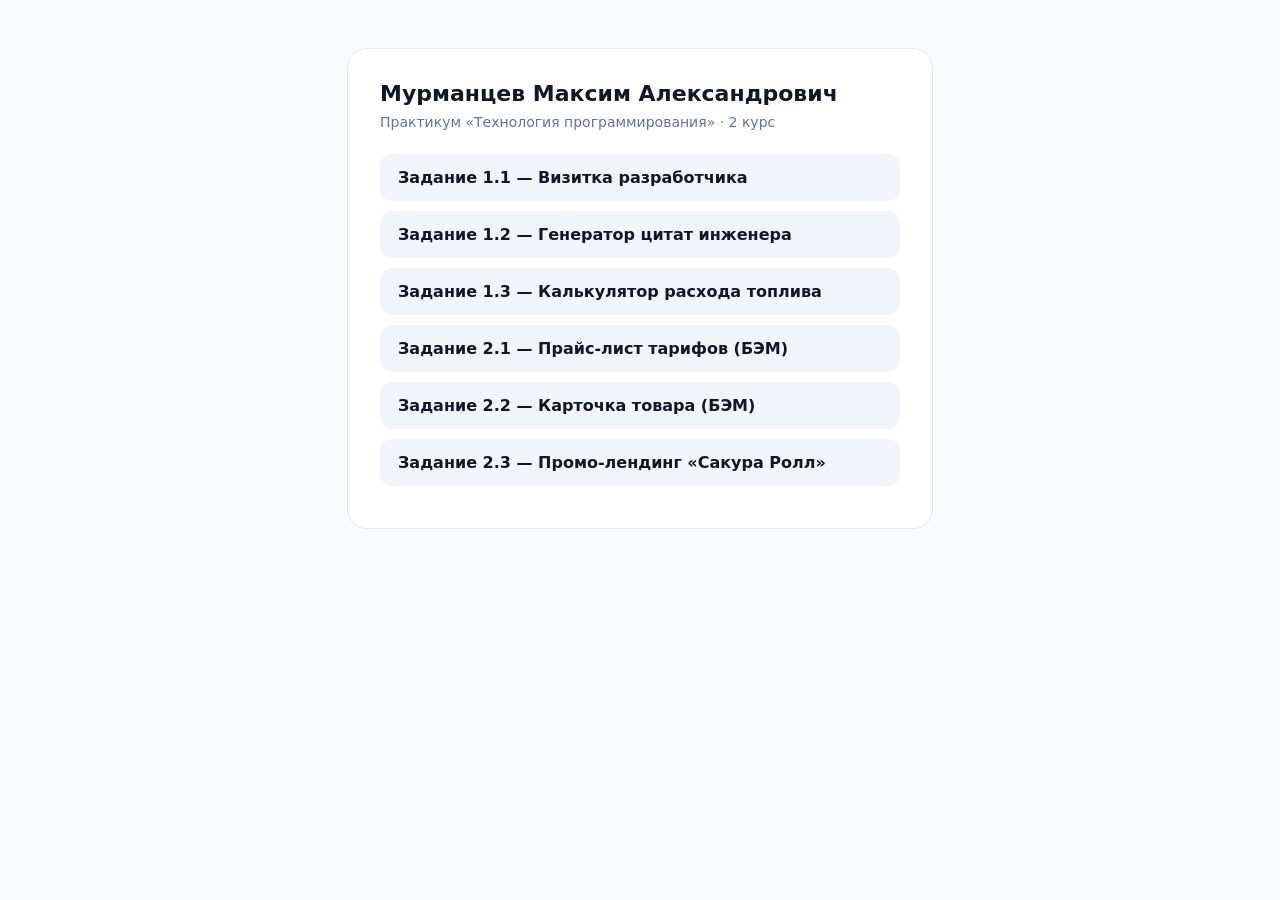
<file: index.html>
<!DOCTYPE html>
<html lang="ru">
<head>
  <meta charset="UTF-8">
  <meta name="viewport" content="width=device-width, initial-scale=1.0">
  <title>Практикум | Мурманцев М. А.</title>
  <style>
    body { font-family: system-ui, sans-serif; background: #f8fafc; color: #0f172a; padding: 40px 16px; }
    .box { max-width: 520px; margin: 0 auto; background: #fff; padding: 32px; border-radius: 20px; border: 1px solid #e2e8f0; }
    h1 { font-size: 22px; margin: 0 0 8px; }
    p { color: #64748b; font-size: 14px; margin: 0 0 24px; }
    a { display: block; padding: 14px 18px; margin-bottom: 10px; background: #f1f5f9; color: #0f172a; text-decoration: none; border-radius: 12px; font-weight: 600; transition: 0.2s; }
    a:hover { background: #2563eb; color: #fff; }
  </style>
</head>
<body>
  <div class="box">
    <h1>Мурманцев Максим Александрович</h1>
    <p>Практикум «Технология программирования» · 2 курс</p>
    <a href="./task-1-1/">Задание 1.1 — Визитка разработчика</a>
    <a href="./task-1-2/">Задание 1.2 — Генератор цитат инженера</a>
    <a href="./task-1-3/">Задание 1.3 — Калькулятор расхода топлива</a>
    <a href="./task-2-1/">Задание 2.1 — Прайс-лист тарифов (БЭМ)</a>
    <a href="./task-2-2/">Задание 2.2 — Карточка товара (БЭМ)</a>
    <a href="./task-2-3/">Задание 2.3 — Промо-лендинг «Сакура Ролл»</a>
  </div>
</body>
</html>
</file>
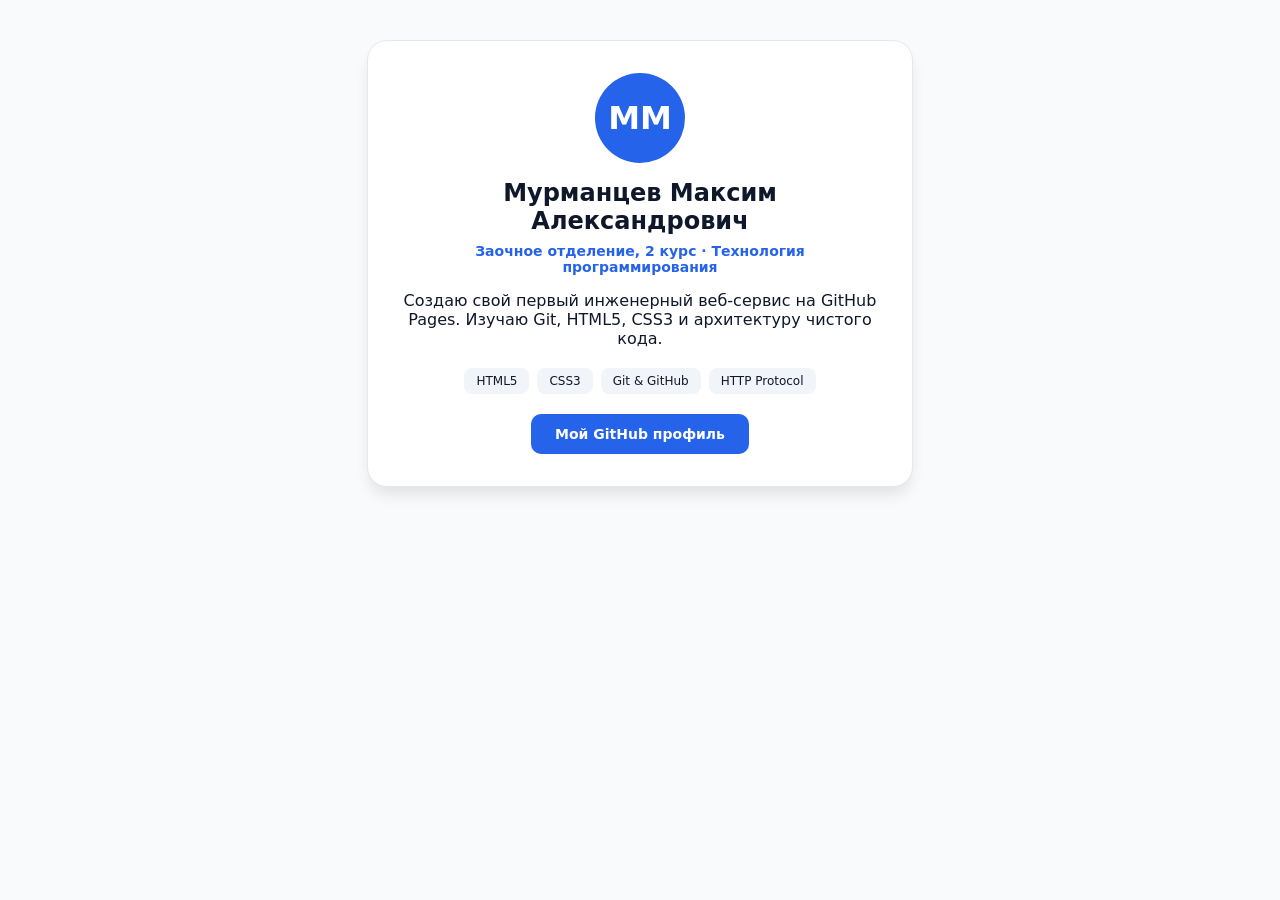
<file: task-1-1/index.html>
<!DOCTYPE html>
<html lang="ru">
<head>
  <meta charset="UTF-8">
  <meta name="viewport" content="width=device-width, initial-scale=1.0">
  <title>Визитка разработчика | Мурманцев Максим</title>
  <style>
    body { font-family: system-ui, sans-serif; background: #f8fafc; color: #0f172a; padding: 40px 16px; margin: 0; }
    .profile-card { max-width: 480px; margin: 0 auto; background: #ffffff; padding: 32px; border-radius: 20px; box-shadow: 0 10px 15px -3px rgba(0,0,0,0.1); border: 1px solid #e2e8f0; text-align: center; }
    .avatar { width: 90px; height: 90px; background: #2563eb; color: white; border-radius: 50%; display: flex; align-items: center; justify-content: center; font-size: 32px; font-weight: bold; margin: 0 auto 16px; line-height: 90px; }
    h1 { margin: 0 0 8px; font-size: 24px; color: #0f172a; }
    .role { color: #2563eb; font-weight: 600; margin-bottom: 16px; font-size: 14px; }
    .skills { display: flex; flex-wrap: wrap; gap: 8px; justify-content: center; margin: 20px 0; }
    .skill-tag { background: #f1f5f9; padding: 6px 12px; border-radius: 8px; font-size: 12px; font-weight: 500; }
    .btn { display: inline-block; background: #2563eb; color: white; text-decoration: none; padding: 12px 24px; border-radius: 10px; font-weight: bold; font-size: 14px; transition: background 0.2s; }
    .btn:hover { background: #1d4ed8; }
  </style>
</head>
<body>
  <div class="profile-card">
    <div class="avatar">ММ</div>
    <h1>Мурманцев Максим Александрович</h1>
    <div class="role">Заочное отделение, 2 курс · Технология программирования</div>
    <p>Создаю свой первый инженерный веб-сервис на GitHub Pages. Изучаю Git, HTML5, CSS3 и архитектуру чистого кода.</p>
    <div class="skills">
      <span class="skill-tag">HTML5</span>
      <span class="skill-tag">CSS3</span>
      <span class="skill-tag">Git & GitHub</span>
      <span class="skill-tag">HTTP Protocol</span>
    </div>
    <a href="https://github.com" target="_blank" class="btn">Мой GitHub профиль</a>
  </div>
</body>
</html>
</file>
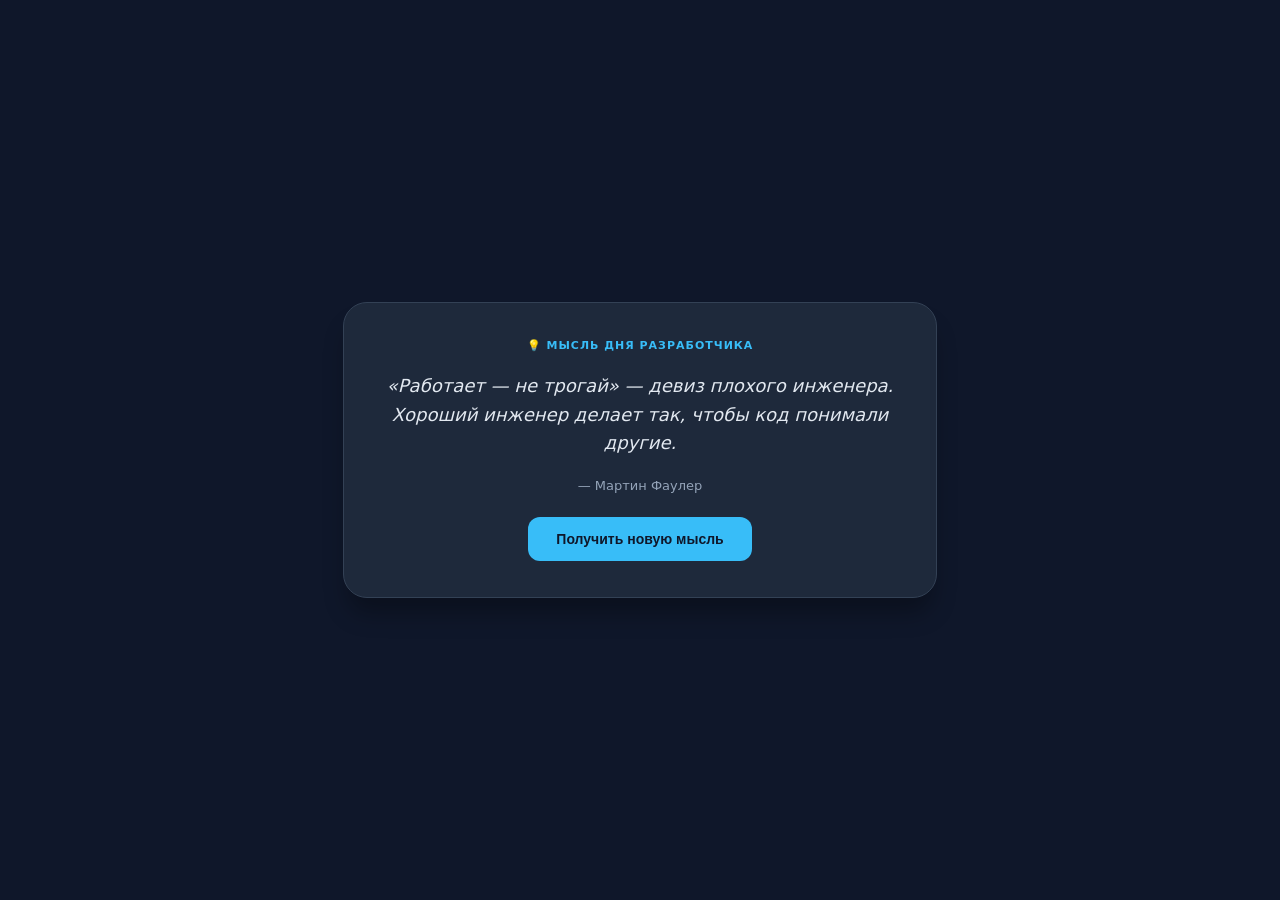
<file: task-1-2/index.html>
<!DOCTYPE html>
<html lang="ru">
<head>
  <meta charset="UTF-8">
  <meta name="viewport" content="width=device-width, initial-scale=1.0">
  <title>Генератор мудрости инженера</title>
  <style>
    body { font-family: system-ui, sans-serif; background: #0f172a; color: #f8fafc; display: flex; align-items: center; justify-content: center; min-height: 100vh; margin: 0; padding: 20px; box-sizing: border-box; }
    .quote-box { max-width: 520px; background: #1e293b; padding: 36px; border-radius: 24px; border: 1px solid #334155; text-align: center; box-shadow: 0 20px 25px -5px rgba(0,0,0,0.3); }
    .badge { font-size: 11px; font-weight: bold; text-transform: uppercase; color: #38bdf8; letter-spacing: 1px; margin-bottom: 16px; }
    .quote-text { font-size: 18px; font-style: italic; line-height: 1.6; margin: 20px 0; min-height: 70px; color: #e2e8f0; }
    .author { font-size: 13px; color: #94a3b8; margin-bottom: 24px; font-weight: 500; }
    button { background: #38bdf8; color: #0f172a; border: none; padding: 14px 28px; border-radius: 12px; font-weight: 700; font-size: 14px; cursor: pointer; transition: transform 0.1s, background 0.2s; }
    button:hover { background: #0284c7; color: white; }
    button:active { transform: scale(0.98); }
  </style>
</head>
<body>
  <div class="quote-box">
    <div class="badge">💡 Мысль дня разработчика</div>
    <div class="quote-text" id="quote-display">«Работает — не трогай» — девиз плохого инженера. Хороший инженер делает так, чтобы код понимали другие.</div>
    <div class="author" id="author-display">— Мартин Фаулер</div>
    <button onclick="getRandomQuote()">Получить новую мысль</button>
  </div>
  <script>
    const quotes = [
      { text: "«Всегда пишите код так, будто сопровождать его будет агрессивный маньяк, знающий ваш адрес».", author: "Джон Вудс" },
      { text: "«В программировании есть две сложные вещи: инвалидация кэша и придумывание названий».", author: "Мартин Фаулер" },
      { text: "«Простота — необходимое условие надежности».", author: "Эдсгер Дейкстра" },
      { text: "«Измерять продуктивность программиста подсчетом строк кода — это как оценивать постройку самолета по его весу».", author: "Билл Гейтс" },
      { text: "«Преждевременная оптимизация — корень всех зол в программировании».", author: "Дональд Кнут" },
      { text: "«Любой дурак может написать код, который поймёт компьютер. Хороший программист пишет код, который поймёт человек».", author: "Мартин Фаулер" }
    ];
    function getRandomQuote() {
      const index = Math.floor(Math.random() * quotes.length);
      document.getElementById('quote-display').innerText = quotes[index].text;
      document.getElementById('author-display').innerText = "— " + quotes[index].author;
    }
  </script>
</body>
</html>
</file>
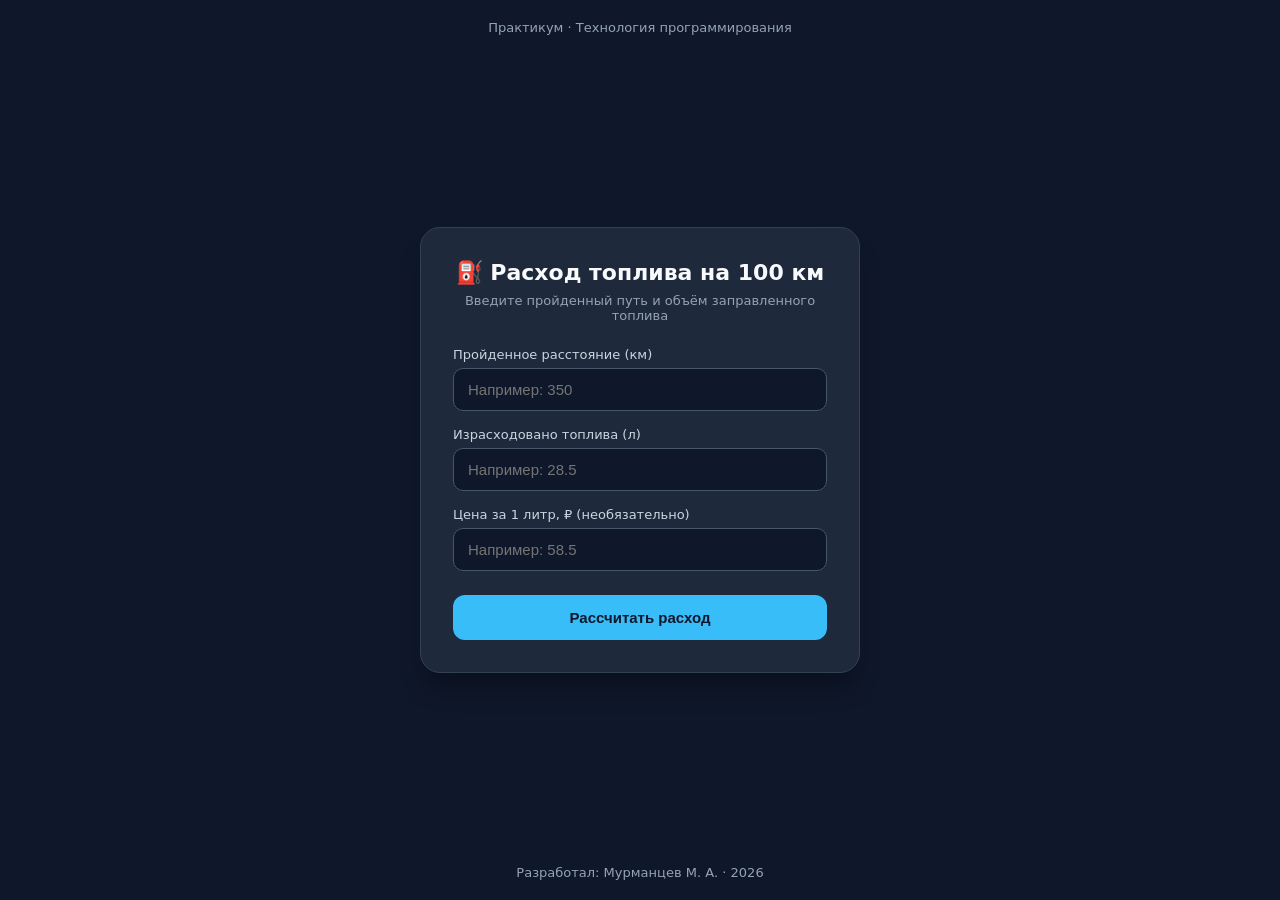
<file: task-1-3/index.html>
<!DOCTYPE html>
<html lang="ru">
<head>
  <meta charset="UTF-8">
  <meta name="viewport" content="width=device-width, initial-scale=1.0">
  <title>Калькулятор расхода топлива</title>
  <style>
    * { box-sizing: border-box; margin: 0; padding: 0; }
    body {
      font-family: system-ui, -apple-system, sans-serif;
      background: #0f172a;
      color: #f8fafc;
      min-height: 100vh;
      display: flex;
      flex-direction: column;
      justify-content: space-between;
      padding: 20px;
    }
    header, footer { text-align: center; color: #94a3b8; font-size: 13px; }
    main { display: flex; justify-content: center; align-items: center; flex: 1; }
    .card {
      background: #1e293b;
      width: 100%;
      max-width: 440px;
      padding: 32px;
      border-radius: 20px;
      border: 1px solid #334155;
      box-shadow: 0 20px 25px -5px rgba(0,0,0,0.3);
    }
    h1 { font-size: 22px; margin-bottom: 8px; text-align: center; }
    .subtitle { font-size: 13px; color: #94a3b8; text-align: center; margin-bottom: 24px; }
    .field { margin-bottom: 16px; }
    label { display: block; font-size: 13px; margin-bottom: 6px; color: #cbd5e1; }
    input {
      width: 100%;
      padding: 12px 14px;
      border-radius: 10px;
      border: 1px solid #475569;
      background: #0f172a;
      color: #f8fafc;
      font-size: 15px;
    }
    input:focus { outline: none; border-color: #38bdf8; }
    button {
      width: 100%;
      padding: 14px;
      border: none;
      border-radius: 12px;
      background: #38bdf8;
      color: #0f172a;
      font-weight: 700;
      font-size: 15px;
      cursor: pointer;
      margin-top: 8px;
      transition: background 0.2s;
    }
    button:hover { background: #0284c7; color: #fff; }
    .result {
      margin-top: 20px;
      padding: 16px;
      border-radius: 12px;
      background: #0f172a;
      text-align: center;
      font-size: 15px;
      display: none;
    }
    .result_error { color: #f87171; border: 1px solid #ef4444; }
    .result_success { color: #34d399; border: 1px solid #10b981; }
  </style>
</head>
<body>
  <header>Практикум · Технология программирования</header>

  <main>
    <section class="card">
      <h1>⛽ Расход топлива на 100 км</h1>
      <p class="subtitle">Введите пройденный путь и объём заправленного топлива</p>

      <div class="field">
        <label for="distance">Пройденное расстояние (км)</label>
        <input type="number" id="distance" placeholder="Например: 350" step="any">
      </div>

      <div class="field">
        <label for="fuel">Израсходовано топлива (л)</label>
        <input type="number" id="fuel" placeholder="Например: 28.5" step="any">
      </div>

      <div class="field">
        <label for="price">Цена за 1 литр, ₽ (необязательно)</label>
        <input type="number" id="price" placeholder="Например: 58.5" step="any">
      </div>

      <button type="button" onclick="calculateFuel()">Рассчитать расход</button>

      <div id="output" class="result"></div>
    </section>
  </main>

  <footer>Разработал: Мурманцев М. А. · 2026</footer>

  <script>
    function calculateFuel() {
      const distVal = document.getElementById('distance').value.trim();
      const fuelVal = document.getElementById('fuel').value.trim();
      const priceVal = document.getElementById('price').value.trim();
      const output = document.getElementById('output');

      output.style.display = 'block';

      if (distVal === '' || fuelVal === '') {
        output.className = 'result result_error';
        output.innerText = 'Ошибка: заполните расстояние и объём топлива.';
        return;
      }

      const distance = Number(distVal);
      const fuel = Number(fuelVal);
      const price = priceVal === '' ? 0 : Number(priceVal);

      if (isNaN(distance) || isNaN(fuel) || isNaN(price) || distance <= 0 || fuel < 0 || price < 0) {
        output.className = 'result result_error';
        output.innerText = 'Ошибка: введите корректные положительные числа (расстояние > 0).';
        return;
      }

      const consumption = (fuel / distance) * 100;
      let message = `Средний расход: ${consumption.toFixed(2)} л / 100 км`;

      if (price > 0) {
        const totalCost = fuel * price;
        const costPerKm = totalCost / distance;
        message += `\nСтоимость поездки: ${totalCost.toFixed(2)} ₽ (${costPerKm.toFixed(2)} ₽/км)`;
      }

      output.className = 'result result_success';
      output.innerText = message;
    }
  </script>
</body>
</html>
</file>
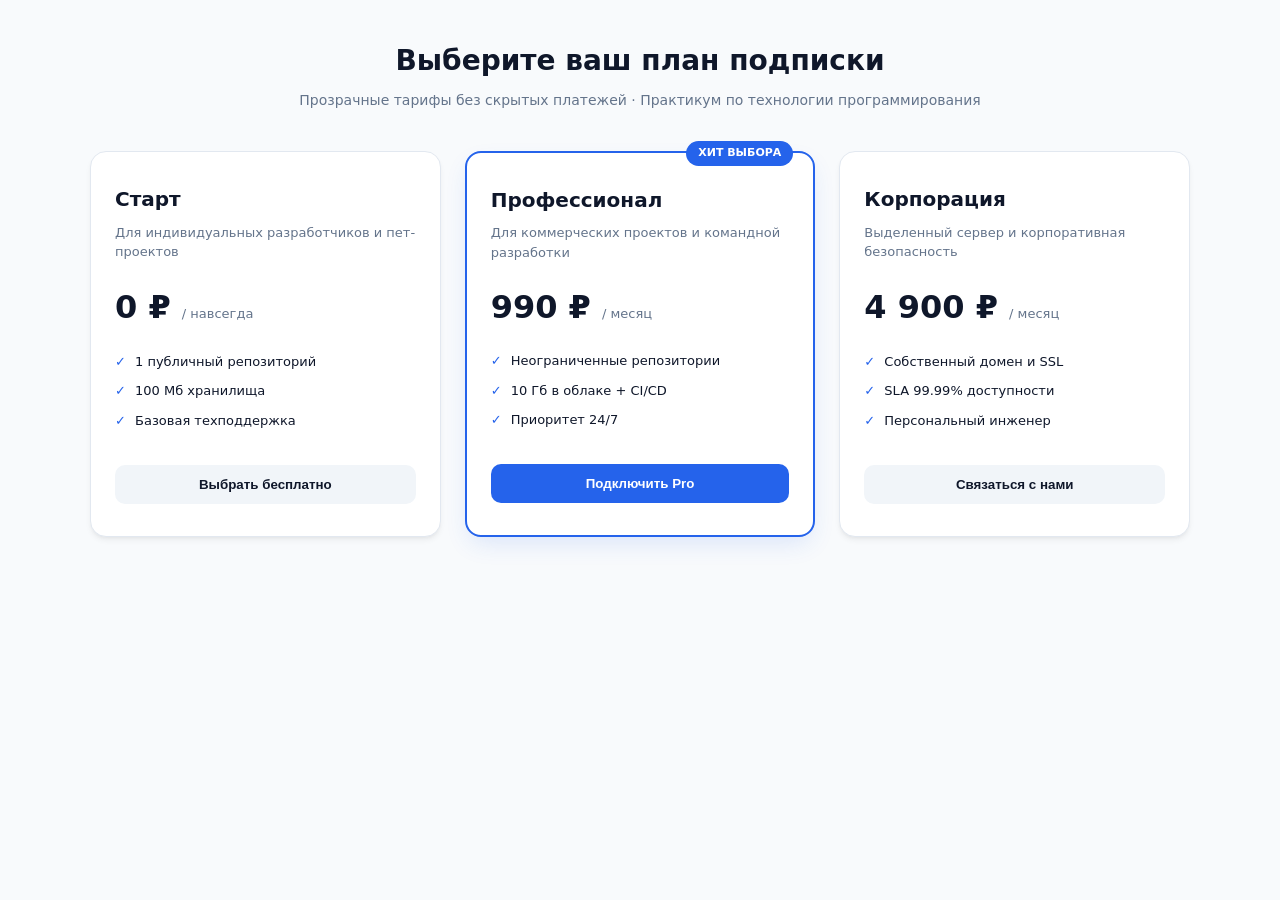
<file: task-2-1/index.html>
<!DOCTYPE html>
<html lang="ru">
<head>
  <meta charset="UTF-8">
  <meta name="viewport" content="width=device-width, initial-scale=1.0">
  <title>Тарифы облачного сервиса | БЭМ Архитектура</title>
  <link rel="stylesheet" href="style.css">
</head>
<body>
  <header class="header">
    <h1 class="header__title">Выберите ваш план подписки</h1>
    <p class="header__subtitle">Прозрачные тарифы без скрытых платежей · Практикум по технологии программирования</p>
  </header>
  <main class="pricing-grid">
    <article class="pricing-card">
      <h2 class="pricing-card__title">Старт</h2>
      <p class="pricing-card__desc">Для индивидуальных разработчиков и пет-проектов</p>
      <div class="pricing-card__price">0 ₽ <span class="pricing-card__period">/ навсегда</span></div>
      <ul class="pricing-card__features">
        <li>1 публичный репозиторий</li>
        <li>100 Мб хранилища</li>
        <li>Базовая техподдержка</li>
      </ul>
      <button class="pricing-card__button">Выбрать бесплатно</button>
    </article>

    <article class="pricing-card pricing-card_featured">
      <div class="pricing-card__badge">ХИТ ВЫБОРА</div>
      <h2 class="pricing-card__title">Профессионал</h2>
      <p class="pricing-card__desc">Для коммерческих проектов и командной разработки</p>
      <div class="pricing-card__price">990 ₽ <span class="pricing-card__period">/ месяц</span></div>
      <ul class="pricing-card__features">
        <li>Неограниченные репозитории</li>
        <li>10 Гб в облаке + CI/CD</li>
        <li>Приоритет 24/7</li>
      </ul>
      <button class="pricing-card__button pricing-card__button_primary">Подключить Pro</button>
    </article>

    <article class="pricing-card">
      <h2 class="pricing-card__title">Корпорация</h2>
      <p class="pricing-card__desc">Выделенный сервер и корпоративная безопасность</p>
      <div class="pricing-card__price">4 900 ₽ <span class="pricing-card__period">/ месяц</span></div>
      <ul class="pricing-card__features">
        <li>Собственный домен и SSL</li>
        <li>SLA 99.99% доступности</li>
        <li>Персональный инженер</li>
      </ul>
      <button class="pricing-card__button">Связаться с нами</button>
    </article>
  </main>
</body>
</html>
</file>
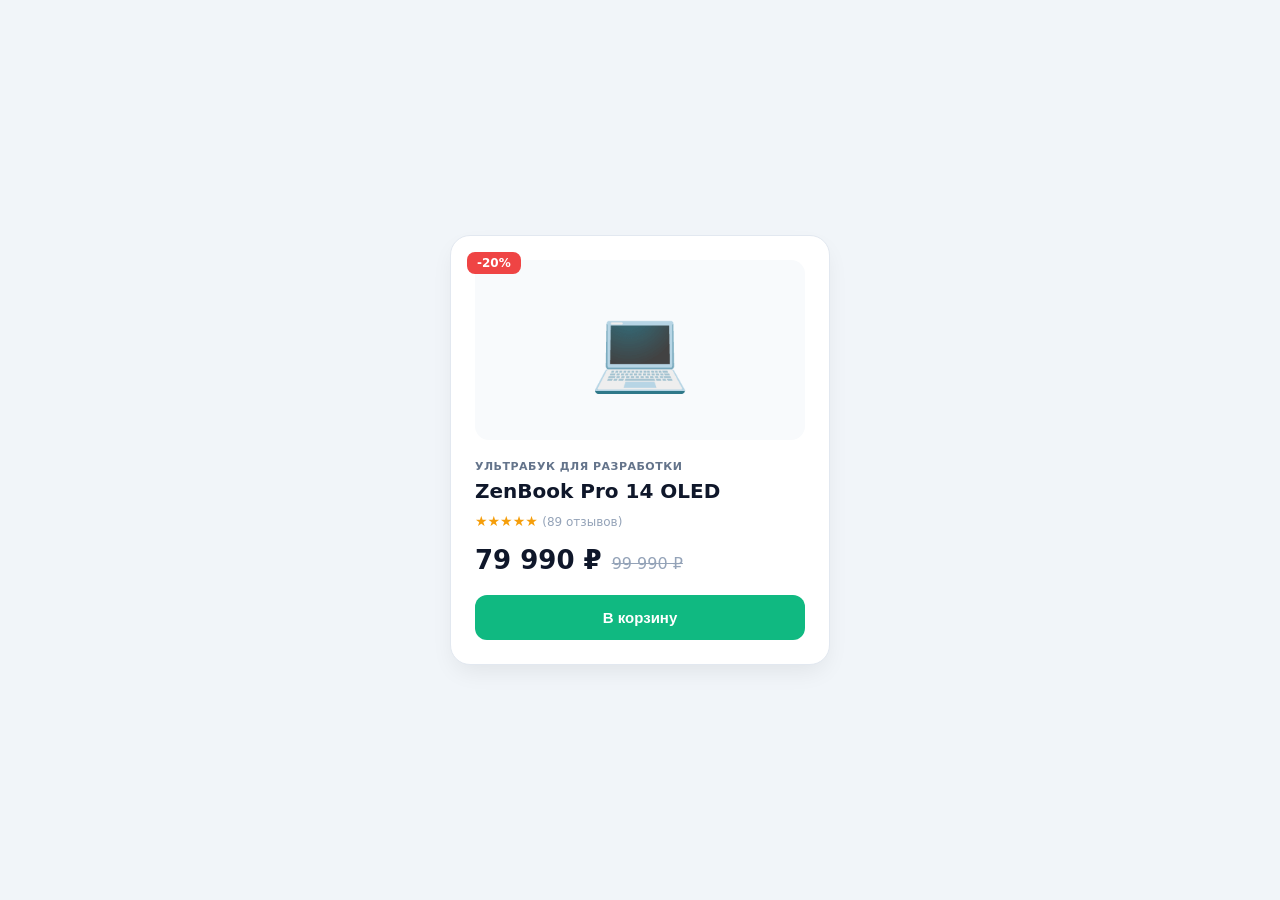
<file: task-2-2/index.html>
<!DOCTYPE html>
<html lang="ru">
<head>
  <meta charset="UTF-8">
  <meta name="viewport" content="width=device-width, initial-scale=1.0">
  <title>Карточка товара | Магазин электроники</title>
  <link rel="stylesheet" href="style.css">
</head>
<body>
  <div class="product-container">
    <article class="product-card">
      <div class="product-card__badge">-20%</div>
      <div class="product-card__image-box">
        <span class="product-card__emoji">💻</span>
      </div>
      <div class="product-card__content">
        <div class="product-card__category">Ультрабук для разработки</div>
        <h2 class="product-card__title">ZenBook Pro 14 OLED</h2>
        <div class="product-card__rating">★★★★★ <span class="product-card__reviews">(89 отзывов)</span></div>
        <div class="product-card__pricing">
          <span class="product-card__price-new">79 990 ₽</span>
          <span class="product-card__price-old">99 990 ₽</span>
        </div>
        <button class="product-card__btn" onclick="alert('Товар добавлен в корзину!')">В корзину</button>
      </div>
    </article>
  </div>
</body>
</html>
</file>
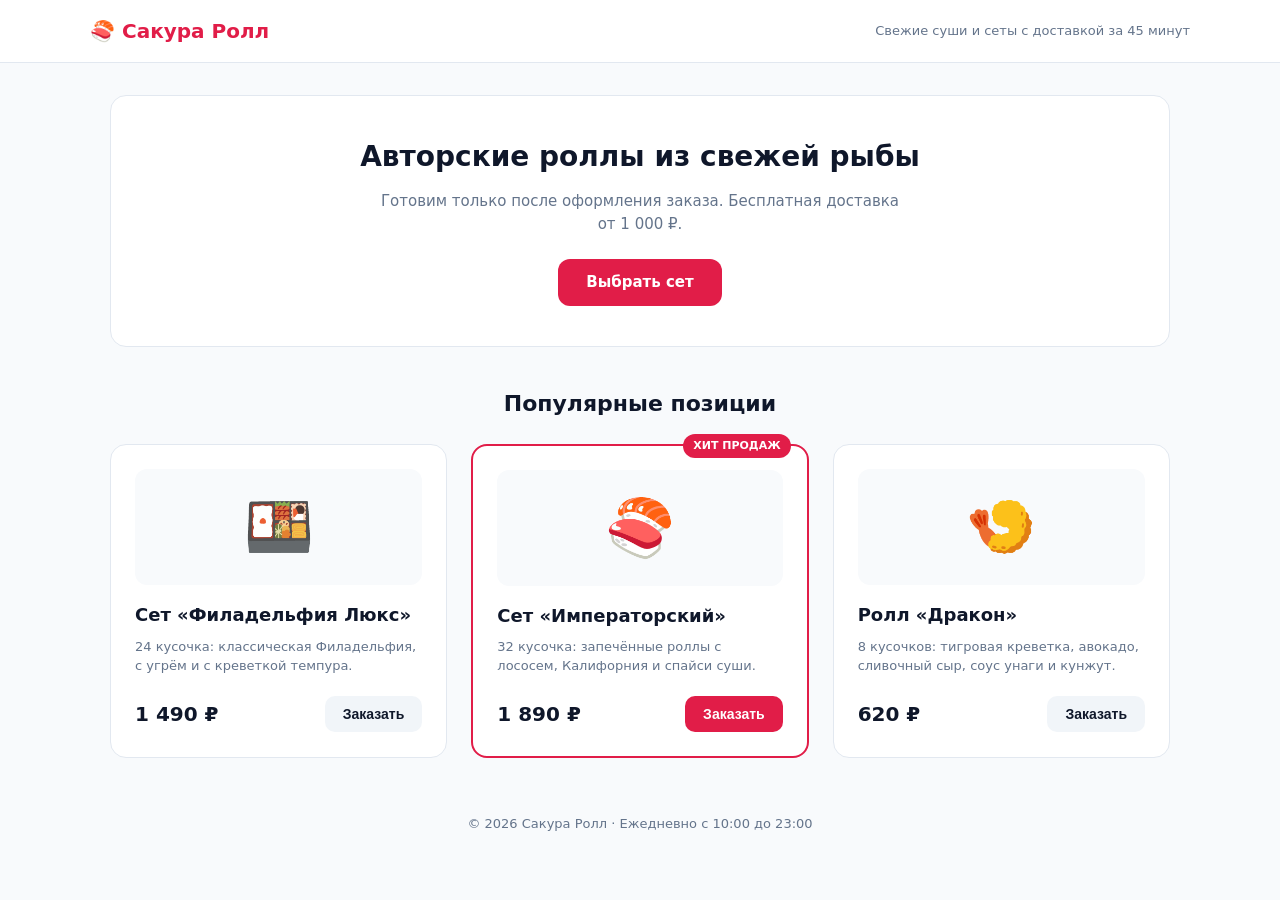
<file: task-2-3/index.html>
<!DOCTYPE html>
<html lang="ru">
<head>
  <meta charset="UTF-8">
  <meta name="viewport" content="width=device-width, initial-scale=1.0">
  <title>Сакура Ролл — Доставка суши и роллов</title>
  <link rel="stylesheet" href="style.css">
</head>
<body>
  <header class="header">
    <div class="header__container">
      <div class="header__logo">🍣 Сакура Ролл</div>
      <p class="header__tagline">Свежие суши и сеты с доставкой за 45 минут</p>
    </div>
  </header>

  <main class="main">
    <section class="hero">
      <h1 class="hero__title">Авторские роллы из свежей рыбы</h1>
      <p class="hero__subtitle">Готовим только после оформления заказа. Бесплатная доставка от 1 000 ₽.</p>
      <a href="#menu" class="hero__button">Выбрать сет</a>
    </section>

    <section class="menu" id="menu">
      <h2 class="menu__title">Популярные позиции</h2>
      <div class="menu__grid">
        <article class="dish-card">
          <div class="dish-card__emoji">🍱</div>
          <h3 class="dish-card__title">Сет «Филадельфия Люкс»</h3>
          <p class="dish-card__desc">24 кусочка: классическая Филадельфия, с угрём и с креветкой темпура.</p>
          <div class="dish-card__footer">
            <span class="dish-card__price">1 490 ₽</span>
            <button class="dish-card__btn" type="button">Заказать</button>
          </div>
        </article>

        <article class="dish-card dish-card_hit">
          <span class="dish-card__badge">Хит продаж</span>
          <div class="dish-card__emoji">🍣</div>
          <h3 class="dish-card__title">Сет «Императорский»</h3>
          <p class="dish-card__desc">32 кусочка: запечённые роллы с лососем, Калифорния и спайси суши.</p>
          <div class="dish-card__footer">
            <span class="dish-card__price">1 890 ₽</span>
            <button class="dish-card__btn dish-card__btn_accent" type="button">Заказать</button>
          </div>
        </article>

        <article class="dish-card">
          <div class="dish-card__emoji">🍤</div>
          <h3 class="dish-card__title">Ролл «Дракон»</h3>
          <p class="dish-card__desc">8 кусочков: тигровая креветка, авокадо, сливочный сыр, соус унаги и кунжут.</p>
          <div class="dish-card__footer">
            <span class="dish-card__price">620 ₽</span>
            <button class="dish-card__btn" type="button">Заказать</button>
          </div>
        </article>
      </div>
    </section>
  </main>

  <footer class="footer">
    <p class="footer__text">© 2026 Сакура Ролл · Ежедневно с 10:00 до 23:00</p>
  </footer>
</body>
</html>
</file>
<file: task-2-1/style.css>
:root {
  --primary: #2563eb;
  --primary-hover: #1d4ed8;
  --accent: #f59e0b;
  --bg-page: #f8fafc;
  --bg-card: #ffffff;
  --text-main: #0f172a;
  --text-muted: #64748b;
  --radius: 16px;
  --shadow: 0 4px 6px -1px rgba(0,0,0,0.06), 0 2px 4px -2px rgba(0,0,0,0.06);
}
* { box-sizing: border-box; margin: 0; padding: 0; }
body { font-family: system-ui, -apple-system, sans-serif; background-color: var(--bg-page); color: var(--text-main); padding: 40px 16px; line-height: 1.5; }
.header { text-align: center; margin-bottom: 40px; }
.header__title { font-size: 28px; font-weight: 800; color: var(--text-main); margin-bottom: 8px; }
.header__subtitle { font-size: 14px; color: var(--text-muted); }
.pricing-grid { display: flex; flex-wrap: wrap; gap: 24px; max-width: 1100px; margin: 0 auto; justify-content: center; }
.pricing-card { background: var(--bg-card); border-radius: var(--radius); padding: 32px 24px; flex: 1 1 300px; max-width: 360px; box-shadow: var(--shadow); border: 1px solid #e2e8f0; display: flex; flex-direction: column; justify-content: space-between; position: relative; transition: transform 0.2s, box-shadow 0.2s; }
.pricing-card:hover { transform: translateY(-4px); box-shadow: 0 12px 20px -5px rgba(0,0,0,0.1); }
.pricing-card_featured { border: 2px solid var(--primary); box-shadow: 0 10px 25px -5px rgba(37,99,235,0.15); }
.pricing-card__badge { position: absolute; top: -12px; right: 20px; background: var(--primary); color: white; font-size: 11px; font-weight: 700; padding: 4px 12px; border-radius: 20px; text-transform: uppercase; }
.pricing-card__title { font-size: 20px; font-weight: 700; margin-bottom: 8px; }
.pricing-card__desc { font-size: 13px; color: var(--text-muted); min-height: 40px; }
.pricing-card__price { font-size: 32px; font-weight: 800; color: var(--text-main); margin: 20px 0; }
.pricing-card__period { font-size: 13px; font-weight: 400; color: var(--text-muted); }
.pricing-card__features { list-style: none; margin-bottom: 24px; font-size: 13px; color: var(--text-main); }
.pricing-card__features li { margin-bottom: 10px; padding-left: 20px; position: relative; }
.pricing-card__features li::before { content: "✓"; position: absolute; left: 0; color: var(--primary); font-weight: bold; }
.pricing-card__button { background: #f1f5f9; color: var(--text-main); border: none; padding: 12px; border-radius: 10px; font-weight: 700; cursor: pointer; width: 100%; transition: background 0.2s; }
.pricing-card__button:hover { background: #e2e8f0; }
.pricing-card__button_primary { background: var(--primary); color: white; }
.pricing-card__button_primary:hover { background: var(--primary-hover); }
</file>
<file: task-2-2/style.css>
:root { --primary: #10b981; --primary-dark: #059669; --bg-page: #f1f5f9; --radius: 20px; }
* { box-sizing: border-box; margin: 0; padding: 0; }
body { font-family: system-ui, sans-serif; background: var(--bg-page); min-height: 100vh; display: flex; align-items: center; justify-content: center; padding: 20px; }
.product-container { width: 100%; max-width: 380px; }
.product-card { background: white; border-radius: var(--radius); padding: 24px; box-shadow: 0 10px 25px -5px rgba(0,0,0,0.08); border: 1px solid #e2e8f0; position: relative; transition: transform 0.2s; }
.product-card:hover { transform: translateY(-4px); }
.product-card__badge { position: absolute; top: 16px; left: 16px; background: #ef4444; color: white; font-size: 12px; font-weight: 800; padding: 4px 10px; border-radius: 8px; }
.product-card__image-box { background: #f8fafc; height: 180px; border-radius: 14px; display: flex; align-items: center; justify-content: center; margin-bottom: 20px; }
.product-card__emoji { font-size: 80px; }
.product-card__category { font-size: 11px; text-transform: uppercase; color: #64748b; font-weight: 700; letter-spacing: 0.5px; }
.product-card__title { font-size: 20px; font-weight: 800; color: #0f172a; margin: 6px 0 10px; }
.product-card__rating { color: #f59e0b; font-size: 14px; margin-bottom: 16px; }
.product-card__reviews { color: #94a3b8; font-size: 12px; }
.product-card__pricing { display: flex; align-items: baseline; gap: 10px; margin-bottom: 20px; }
.product-card__price-new { font-size: 26px; font-weight: 900; color: #0f172a; }
.product-card__price-old { font-size: 16px; text-decoration: line-through; color: #94a3b8; }
.product-card__btn { width: 100%; background: var(--primary); color: white; border: none; padding: 14px; border-radius: 12px; font-size: 15px; font-weight: 700; cursor: pointer; transition: background 0.2s; }
.product-card__btn:hover { background: var(--primary-dark); }
</file>
<file: task-2-3/style.css>
:root {
  --primary: #e11d48;
  --primary-hover: #be123c;
  --bg-page: #f8fafc;
  --bg-card: #ffffff;
  --text-main: #0f172a;
  --text-muted: #64748b;
  --radius: 16px;
}

* {
  box-sizing: border-box;
  margin: 0;
  padding: 0;
}

body {
  font-family: system-ui, -apple-system, sans-serif;
  background-color: var(--bg-page);
  color: var(--text-main);
  line-height: 1.5;
}

.header {
  background-color: var(--bg-card);
  border-bottom: 1px solid #e2e8f0;
  padding: 16px 20px;
}

.header__container {
  max-width: 1100px;
  margin: 0 auto;
  display: flex;
  flex-wrap: wrap;
  justify-content: space-between;
  align-items: center;
  gap: 8px;
}

.header__logo {
  font-size: 20px;
  font-weight: 800;
  color: var(--primary);
}

.header__tagline {
  font-size: 13px;
  color: var(--text-muted);
}

.main {
  max-width: 1100px;
  margin: 0 auto;
  padding: 32px 20px;
}

.hero {
  background-color: var(--bg-card);
  border-radius: var(--radius);
  padding: 40px 24px;
  text-align: center;
  border: 1px solid #e2e8f0;
  margin-bottom: 40px;
}

.hero__title {
  font-size: 28px;
  font-weight: 800;
  margin-bottom: 12px;
}

.hero__subtitle {
  font-size: 15px;
  color: var(--text-muted);
  max-width: 540px;
  margin: 0 auto 24px;
}

.hero__button {
  display: inline-block;
  background-color: var(--primary);
  color: #ffffff;
  text-decoration: none;
  padding: 12px 28px;
  border-radius: 12px;
  font-weight: 700;
  font-size: 15px;
  transition: background-color 0.2s;
}

.hero__button:hover {
  background-color: var(--primary-hover);
}

.menu__title {
  font-size: 22px;
  font-weight: 800;
  text-align: center;
  margin-bottom: 24px;
}

.menu__grid {
  display: flex;
  flex-wrap: wrap;
  gap: 24px;
  justify-content: center;
}

.dish-card {
  background-color: var(--bg-card);
  border-radius: var(--radius);
  padding: 24px;
  flex: 1 1 290px;
  max-width: 350px;
  border: 1px solid #e2e8f0;
  display: flex;
  flex-direction: column;
  justify-content: space-between;
  position: relative;
}

.dish-card_hit {
  border: 2px solid var(--primary);
}

.dish-card__badge {
  position: absolute;
  top: -12px;
  right: 16px;
  background-color: var(--primary);
  color: #ffffff;
  font-size: 11px;
  font-weight: 700;
  padding: 4px 10px;
  border-radius: 20px;
  text-transform: uppercase;
}

.dish-card__emoji {
  font-size: 56px;
  text-align: center;
  background-color: var(--bg-page);
  border-radius: 12px;
  padding: 16px;
  margin-bottom: 16px;
}

.dish-card__title {
  font-size: 18px;
  font-weight: 700;
  margin-bottom: 8px;
}

.dish-card__desc {
  font-size: 13px;
  color: var(--text-muted);
  margin-bottom: 20px;
}

.dish-card__footer {
  display: flex;
  justify-content: space-between;
  align-items: center;
  gap: 12px;
}

.dish-card__price {
  font-size: 20px;
  font-weight: 800;
}

.dish-card__btn {
  background-color: #f1f5f9;
  color: var(--text-main);
  border: none;
  padding: 10px 18px;
  border-radius: 10px;
  font-weight: 700;
  font-size: 14px;
  cursor: pointer;
  transition: background-color 0.2s;
}

.dish-card__btn:hover {
  background-color: #e2e8f0;
}

.dish-card__btn_accent {
  background-color: var(--primary);
  color: #ffffff;
}

.dish-card__btn_accent:hover {
  background-color: var(--primary-hover);
}

.footer {
  text-align: center;
  padding: 24px 16px;
  color: var(--text-muted);
  font-size: 13px;
}
</file>
